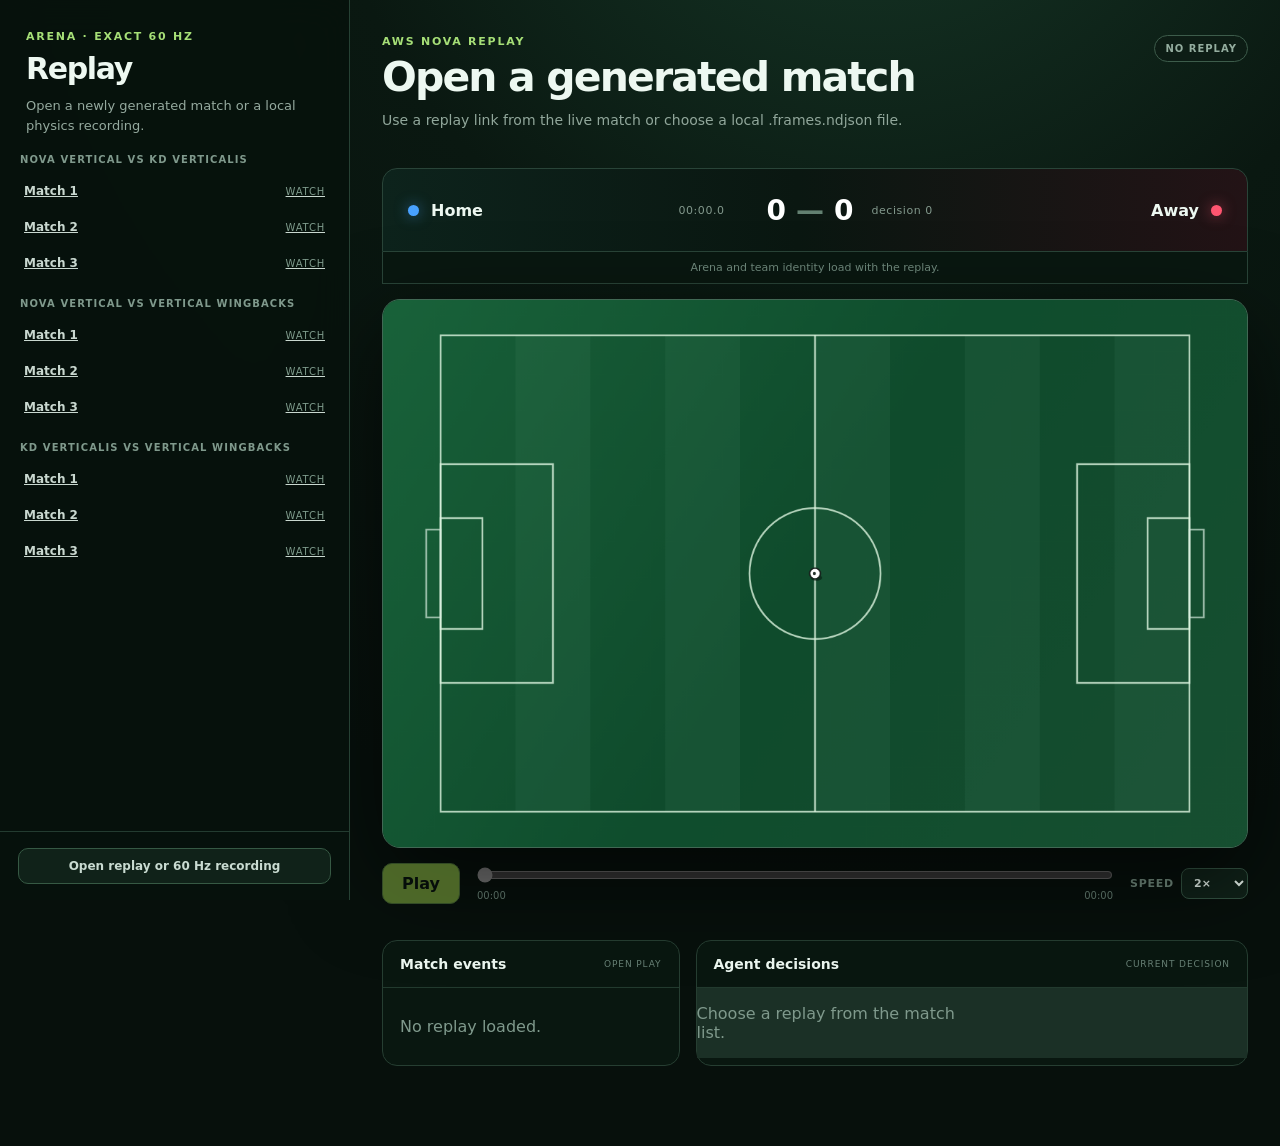
<file: viewer/index.html>
<!doctype html>
<html lang="en">
<head>
  <meta charset="utf-8">
  <meta name="viewport" content="width=device-width, initial-scale=1">
  <meta name="theme-color" content="#07130e">
  <title>Tiki Taka — Replay</title>
  <link rel="icon" href="/favicon.ico">
  <link rel="stylesheet" href="style.css">
</head>
<body>
  <div class="app-shell">
    <aside class="replay-library" aria-label="Match replay">
      <div class="library-heading">
        <p class="eyebrow">Arena · exact 60 Hz</p>
        <h1>Replay</h1>
        <p class="library-intro">Open a newly generated match or a local physics recording.</p>
      </div>
      <nav id="replayList" class="replay-list" aria-live="polite"></nav>
      <div class="library-footer"><label class="file">Open replay or 60 Hz recording<input id="file" type="file" accept=".ndjson,.jsonl"></label></div>
    </aside>
    <main class="replay-stage">
      <header class="stage-heading"><div><p id="matchKicker" class="eyebrow">AWS Nova replay</p><h2 id="matchTitle">Open a generated match</h2><p id="matchReason" class="match-reason">Use the link produced after a live match or open a local recording.</p></div><span id="playbackState" class="status-pill">Ready</span></header>
      <section class="scoreboard" aria-label="Match score"><div class="team home-team"><span class="team-dot"></span><strong id="homeName">Home</strong></div><div class="score-lockup"><span id="clock">00:00.0</span><strong><span id="homeScore">0</span><span class="score-separator">—</span><span id="awayScore">0</span></strong><span id="tick">decision 0</span></div><div class="team away-team"><strong id="awayName">Away</strong><span class="team-dot"></span></div></section>
      <p id="metadata" class="metadata">Arena and team identity load with the replay.</p>
      <div class="pitch-frame"><canvas id="pitch" width="1200" height="760" aria-label="Animated football match replay"></canvas><button id="canvasPlay" class="canvas-play" type="button" aria-label="Play replay" disabled>▶</button></div>
      <section class="transport" aria-label="Replay controls"><button id="play" class="play-button" type="button" disabled>Play</button><div class="timeline-wrap"><input id="range" aria-label="Replay position" type="range" min="0" max="0" step="0.01" value="0" disabled><div class="timeline-labels"><span id="elapsed">00:00</span><span id="duration">00:00</span></div></div><label class="speed-control">Speed<select id="speed" aria-label="Playback speed"><option value="0.5">0.5×</option><option value="1">1×</option><option value="2" selected>2×</option><option value="4">4×</option></select></label></section>
      <section class="match-detail"><article class="event-panel"><div class="section-title"><h3>Match events</h3><span id="playMode">OPEN PLAY</span></div><div id="events" class="event-feed"><p class="muted">No replay loaded.</p></div></article><article class="decision-panel"><div class="section-title"><h3>Agent decisions</h3><span>Current decision</span></div><div id="decisions" class="decision-grid"><p class="muted">Choose a replay from the match list.</p></div></article></section>
    </main>
  </div>
  <script src="app.js?v=20260825-tournament-series"></script>
</body>
</html>
</file>
<file: viewer/style.css>
:root {
  color-scheme: dark;
  font-family: Inter, ui-sans-serif, system-ui, -apple-system, BlinkMacSystemFont, "Segoe UI", sans-serif;
  background: #07100c;
  color: #edf8f1;
  font-synthesis: none;
}

* { box-sizing: border-box; }
html { min-width: 320px; background: #07100c; }
body { margin: 0; min-height: 100vh; background: radial-gradient(circle at 68% -20%, #173a29 0, #0a1811 34%, #07100c 68%); }
button, input, select { font: inherit; }
button, select, .file { cursor: pointer; }
button:focus-visible, input:focus-visible, select:focus-visible, .file:focus-within { outline: 2px solid #d3ff64; outline-offset: 3px; }
.sr-only { position: absolute; width: 1px; height: 1px; padding: 0; margin: -1px; overflow: hidden; clip: rect(0,0,0,0); white-space: nowrap; border: 0; }
.muted { color: #7f998c; }
.eyebrow { margin: 0 0 8px; color: #a6df77; text-transform: uppercase; letter-spacing: .16em; font-size: 11px; font-weight: 800; }

.app-shell { display: grid; grid-template-columns: 350px minmax(0, 1fr); min-height: 100vh; }
.replay-library { position: sticky; top: 0; height: 100vh; display: flex; flex-direction: column; border-right: 1px solid #264134; background: rgba(7, 18, 13, .9); backdrop-filter: blur(18px); z-index: 4; }
.library-heading { padding: 30px 26px 18px; }
.library-heading h1 { margin: 0; font-size: 30px; letter-spacing: -.045em; }
.library-intro { margin: 10px 0 0; color: #95aa9f; font-size: 13px; line-height: 1.55; }
.search { padding: 0 18px 16px; }
.search input { width: 100%; border: 1px solid #294638; border-radius: 11px; background: #0c1c14; color: #eef9f2; padding: 11px 13px; font-size: 13px; }
.search input::placeholder { color: #6f897c; }
.replay-list { flex: 1; overflow: auto; padding: 0 12px 24px; scrollbar-color: #345744 transparent; scrollbar-width: thin; }
.replay-group { margin: 0 0 17px; }
.replay-group h2 { margin: 0 8px 8px; color: #7f998c; font-size: 10px; letter-spacing: .11em; text-transform: uppercase; }
.replay-item { width: 100%; display: grid; grid-template-columns: minmax(0,1fr) auto; gap: 8px; align-items: center; border: 1px solid transparent; border-radius: 11px; padding: 10px 11px; text-align: left; color: #c9d8d0; background: transparent; transition: border-color .15s, background .15s, color .15s; }
.replay-item:hover { background: #10251a; color: white; }
.replay-item.active { border-color: #527a43; color: white; background: linear-gradient(110deg, #17351f, #12271c); box-shadow: inset 3px 0 #b6ee56; }
.replay-item span:first-child { overflow: hidden; text-overflow: ellipsis; white-space: nowrap; font-size: 12px; font-weight: 700; }
.replay-item .watch { color: #7e9b8c; font-size: 10px; text-transform: uppercase; letter-spacing: .08em; }
.replay-item.active .watch { color: #cfff73; }
.library-footer { border-top: 1px solid #233b30; padding: 16px 18px; }
.file { display: block; width: 100%; border: 1px solid #365944; border-radius: 10px; padding: 10px 12px; text-align: center; color: #c9dbd1; background: #102219; font-size: 12px; font-weight: 750; }
.file:hover { border-color: #79a95b; color: white; }
.file input { display: none; }

.replay-stage { width: min(1240px, calc(100% - 64px)); margin: 0 auto; padding: 35px 0 80px; }
.stage-heading { min-height: 92px; display: flex; align-items: flex-start; justify-content: space-between; gap: 30px; }
.stage-heading h2 { margin: 0; font-size: clamp(27px, 3.2vw, 46px); letter-spacing: -.045em; line-height: 1.05; }
.match-reason { max-width: 830px; min-height: 40px; margin: 11px 0 0; color: #91a79b; line-height: 1.5; font-size: 14px; }
.status-pill { flex: 0 0 auto; border: 1px solid #3d5c4b; border-radius: 100px; padding: 7px 10px; color: #94ad9f; background: #0d1d15; text-transform: uppercase; letter-spacing: .1em; font-size: 10px; font-weight: 800; }
.status-pill.playing { border-color: #7aaa52; color: #d5ff85; box-shadow: 0 0 24px #92e24c22; }

.scoreboard { display: grid; grid-template-columns: 1fr auto 1fr; align-items: center; min-height: 84px; margin-top: 18px; border: 1px solid #294438; border-radius: 15px 15px 0 0; background: linear-gradient(90deg, #0d231c, #0a1711 48%, #231316); overflow: hidden; }
.team { min-width: 0; display: flex; align-items: center; gap: 12px; padding: 0 25px; font-size: clamp(12px, 1.25vw, 16px); }
.team strong { overflow: hidden; text-overflow: ellipsis; white-space: nowrap; }
.away-team { justify-content: flex-end; text-align: right; }
.team-dot { width: 11px; height: 11px; flex: 0 0 auto; border-radius: 50%; background: #48a1ff; box-shadow: 0 0 14px #48a1ff88; }
.away-team .team-dot { background: #ff5570; box-shadow: 0 0 14px #ff557088; }
.score-lockup { display: grid; grid-template-columns: 70px auto 80px; align-items: center; gap: 18px; color: #83998d; font-variant-numeric: tabular-nums; font-size: 11px; letter-spacing: .05em; }
.score-lockup > strong { color: white; font-size: 28px; letter-spacing: 0; white-space: nowrap; }
.score-separator { padding: 0 10px; color: #638071; }
.metadata { margin: 0; border: solid #294438; border-width: 0 1px 1px; padding: 9px 18px; color: #6f897c; background: #091710; text-align: center; font-size: 11px; }

.pitch-frame { position: relative; margin-top: 15px; overflow: hidden; border: 1px solid #416854; border-radius: 18px; background: #123e27; box-shadow: 0 30px 90px #0009; }
canvas { display: block; width: 100%; height: auto; aspect-ratio: 1200 / 760; }
.canvas-play { position: absolute; inset: 50% auto auto 50%; width: 68px; height: 68px; transform: translate(-50%, -50%); border: 1px solid #d6ff9e88; border-radius: 50%; color: #efffd4; background: #07130dcc; backdrop-filter: blur(8px); font-size: 23px; padding-left: 5px; box-shadow: 0 10px 45px #0009; transition: opacity .2s, transform .2s; }
.canvas-play:hover { transform: translate(-50%, -50%) scale(1.06); }
.canvas-play.hidden { opacity: 0; pointer-events: none; }
.canvas-play:disabled { opacity: 0; }

.transport { display: flex; align-items: center; gap: 17px; margin-top: 15px; }
.play-button { min-width: 78px; border: 1px solid #77a850; border-radius: 10px; padding: 10px 15px; color: #07100c; background: #b6ee56; font-weight: 850; }
.play-button:hover { background: #c8ff69; }
.play-button:disabled { opacity: .4; cursor: default; }
.timeline-wrap { flex: 1; }
.timeline-wrap input { width: 100%; margin: 0; accent-color: #b6ee56; }
.timeline-labels { display: flex; justify-content: space-between; margin-top: 3px; color: #688075; font-size: 10px; font-variant-numeric: tabular-nums; }
.speed-control { display: flex; align-items: center; gap: 7px; color: #758e81; font-size: 11px; text-transform: uppercase; letter-spacing: .07em; font-weight: 800; }
.speed-control select { border: 1px solid #345443; border-radius: 8px; padding: 7px 8px; color: #e6f2eb; background: #102219; }

.match-detail { display: grid; grid-template-columns: minmax(260px, .7fr) minmax(0, 1.3fr); gap: 16px; margin-top: 36px; }
.match-detail article { min-width: 0; border: 1px solid #263e32; border-radius: 15px; background: #0b1912cc; }
.section-title { display: flex; justify-content: space-between; align-items: center; border-bottom: 1px solid #223a2e; padding: 15px 17px; }
.section-title h3 { margin: 0; font-size: 14px; }
.section-title span { color: #688176; font-size: 9px; letter-spacing: .1em; text-transform: uppercase; }
.event-feed { max-height: 285px; overflow: auto; padding: 13px 17px; }
.event { display: flex; gap: 10px; align-items: baseline; border-bottom: 1px solid #162a20; padding: 7px 0; font-size: 11px; }
.event:last-child { border: 0; }
.event-type { color: #d8e8df; font-weight: 750; }
.event-detail { color: #718b7e; }
.decision-grid { display: grid; grid-template-columns: repeat(2, minmax(0,1fr)); gap: 1px; background: #1b3026; }
.decision-card { min-width: 0; padding: 11px 13px; background: #0c1b14; }
.decision-card header { display: flex; align-items: center; justify-content: space-between; gap: 9px; }
.decision-card strong { overflow: hidden; text-overflow: ellipsis; white-space: nowrap; font-size: 10px; }
.decision-card .player { color: #72b5ff; }
.decision-card.away .player { color: #ff8090; }
.decision-card code { display: block; margin-top: 5px; overflow: hidden; color: #c9ff79; text-overflow: ellipsis; font-size: 10px; }
.latency { color: #648073; font-size: 9px; font-variant-numeric: tabular-nums; }
.bad { color: #ff8992 !important; }

@media (max-width: 1050px) {
  .app-shell { grid-template-columns: 285px minmax(0,1fr); }
  .replay-stage { width: min(100% - 34px, 1100px); }
  .score-lockup { grid-template-columns: auto; gap: 2px; justify-items: center; padding: 7px 0; }
  .score-lockup > span { font-size: 9px; }
}

@media (max-width: 760px) {
  .app-shell { display: block; }
  .replay-library { position: relative; height: auto; border: 0; border-bottom: 1px solid #294438; }
  .library-heading { padding: 23px 18px 13px; }
  .replay-list { max-height: 290px; }
  .replay-stage { width: calc(100% - 24px); padding: 24px 0 60px; }
  .stage-heading { display: block; }
  .status-pill { display: inline-block; margin-top: 13px; }
  .scoreboard { grid-template-columns: minmax(0,1fr) auto minmax(0,1fr); }
  .team { padding: 0 10px; }
  .team-dot { display: none; }
  .score-lockup { padding: 7px 5px; }
  .match-detail { grid-template-columns: 1fr; }
  .transport { flex-wrap: wrap; }
  .timeline-wrap { order: 3; flex-basis: 100%; }
}

/* Root live-match experience. The replay viewer remains available at /viewer/. */
.live-shell { display: grid; grid-template-columns: 360px minmax(0, 1fr); min-height: 100vh; }
.match-builder { position: sticky; top: 0; height: 100vh; display: flex; flex-direction: column; border-right: 1px solid #264134; background: rgba(7,18,13,.94); overflow: hidden; }
.builder-heading { padding: 30px 26px 20px; }
.builder-heading h1 { margin: 0; font-size: 36px; letter-spacing: -.05em; }
.builder-heading > p:last-child { margin: 11px 0 0; color: #91a79b; font-size: 13px; line-height: 1.55; }
.team-picker { display: grid; gap: 10px; padding: 0 20px 20px; }
.team-picker label { display: grid; gap: 6px; color: #769083; font-size: 10px; font-weight: 800; letter-spacing: .1em; text-transform: uppercase; }
.team-picker select, .team-picker input { width: 100%; border: 1px solid #345443; border-radius: 10px; padding: 11px 12px; color: #edf8f1; background: #102219; font-size: 13px; font-weight: 750; text-transform: none; letter-spacing: 0; }
.team-picker select:disabled { cursor: default; opacity: 1; color: #b7d6c4; background: #0b1b13; }
.side-picker { display: grid; grid-template-columns: minmax(0, 1fr) minmax(0, .78fr); gap: 8px; padding: 11px; border: 1px solid #254535; border-radius: 14px; background: #0a1b12; }
.side-picker .side-label { grid-column: 1 / -1; color: #a6d56b; font-size: 10px; font-weight: 900; letter-spacing: .14em; text-transform: uppercase; }
.away-picker .side-label { color: #ff8798; }
.swap-button { justify-self: center; border: 0; color: #8eaa9b; background: transparent; font-size: 11px; }
.swap-button:hover { color: #d3ff64; }
.start-match { border: 1px solid #83bd4f; border-radius: 11px; padding: 12px 14px; color: #07100c; background: #b6ee56; font-weight: 850; }
.start-match:hover { background: #c9ff70; }
.start-match:disabled { opacity: .48; cursor: wait; }
.catalog-heading { display: flex; justify-content: space-between; padding: 13px 22px 9px; border-top: 1px solid #223a2e; color: #789184; font-size: 10px; text-transform: uppercase; letter-spacing: .1em; }
.team-catalog { flex: 1; overflow: auto; padding: 0 12px 16px; }
.team-card { position: relative; margin: 5px 0; border: 1px solid #233d30; border-radius: 11px; padding: 10px 11px; background: #0b1a12; }
.team-card::before, .team-card::after { position: absolute; top: 9px; width: 5px; height: 5px; border-radius: 50%; content: ''; opacity: 0; }
.team-card::before { left: -3px; background: #48a1ff; box-shadow: 0 0 10px #48a1ff; }
.team-card::after { right: -3px; background: #ff5570; box-shadow: 0 0 10px #ff5570; }
.team-card.selected-home::before, .team-card.selected-away::after { opacity: 1; }
.team-card > div { display: flex; justify-content: space-between; gap: 8px; }
.team-card strong { font-size: 11px; }
.team-card span { color: #a4d877; font-size: 9px; }
.team-card p { margin: 5px 0 0; color: #71887c; font-size: 10px; line-height: 1.4; }
.builder-footer { border-top: 1px solid #233b30; padding: 15px 20px; }
.builder-footer a { color: #a9c8b8; font-size: 11px; text-decoration: none; }
.builder-footer a:hover { color: #d3ff64; }
.live-stage { width: min(1240px, calc(100% - 64px)); margin: 0 auto; padding: 35px 0 70px; }
.live-heading { min-height: 105px; }
.live-heading .match-reason a { color: #c8ff69; }
.live-metadata { display: grid; grid-template-columns: repeat(4, 1fr); border: solid #294438; border-width: 0 1px 1px; background: #091710; }
.live-metadata span { padding: 10px 14px; border-right: 1px solid #223a2e; color: #6f897c; text-align: center; font-size: 10px; }
.live-metadata span:last-child { border-right: 0; }
.live-metadata strong { color: #cfe1d7; font-variant-numeric: tabular-nums; }
.live-metadata .no-interpolation { color: #b9ef70; font-weight: 800; text-transform: uppercase; letter-spacing: .08em; }
.live-pitch { margin-top: 15px; }
.pitch-prompt { position: absolute; inset: 50% auto auto 50%; display: grid; gap: 3px; min-width: 180px; transform: translate(-50%,-50%); border: 1px solid #d6ff9e55; border-radius: 14px; padding: 14px 20px; color: #8da397; background: #07130ddd; text-align: center; backdrop-filter: blur(8px); }
.pitch-prompt strong { color: #efffd4; font-size: 14px; }
.pitch-prompt span { font-size: 9px; text-transform: uppercase; letter-spacing: .12em; }
.pitch-prompt.hidden { display: none; }
.live-detail { margin-top: 24px; }
.decision-placeholder { grid-column: 1 / -1; margin: 0; padding: 20px; background: #0c1b14; }

@media (max-width: 1000px) {
  .live-shell { grid-template-columns: 300px minmax(0,1fr); }
  .live-stage { width: calc(100% - 32px); }
  .live-metadata { grid-template-columns: repeat(2, 1fr); }
}

@media (max-width: 760px) {
  .live-shell { display: block; }
  .match-builder { position: relative; height: auto; border-right: 0; }
  .team-catalog { display: grid; grid-template-columns: repeat(2,minmax(0,1fr)); max-height: 310px; }
  .live-stage { width: calc(100% - 24px); padding-top: 24px; }
  .live-metadata span { padding: 8px 5px; }
}
</file>
